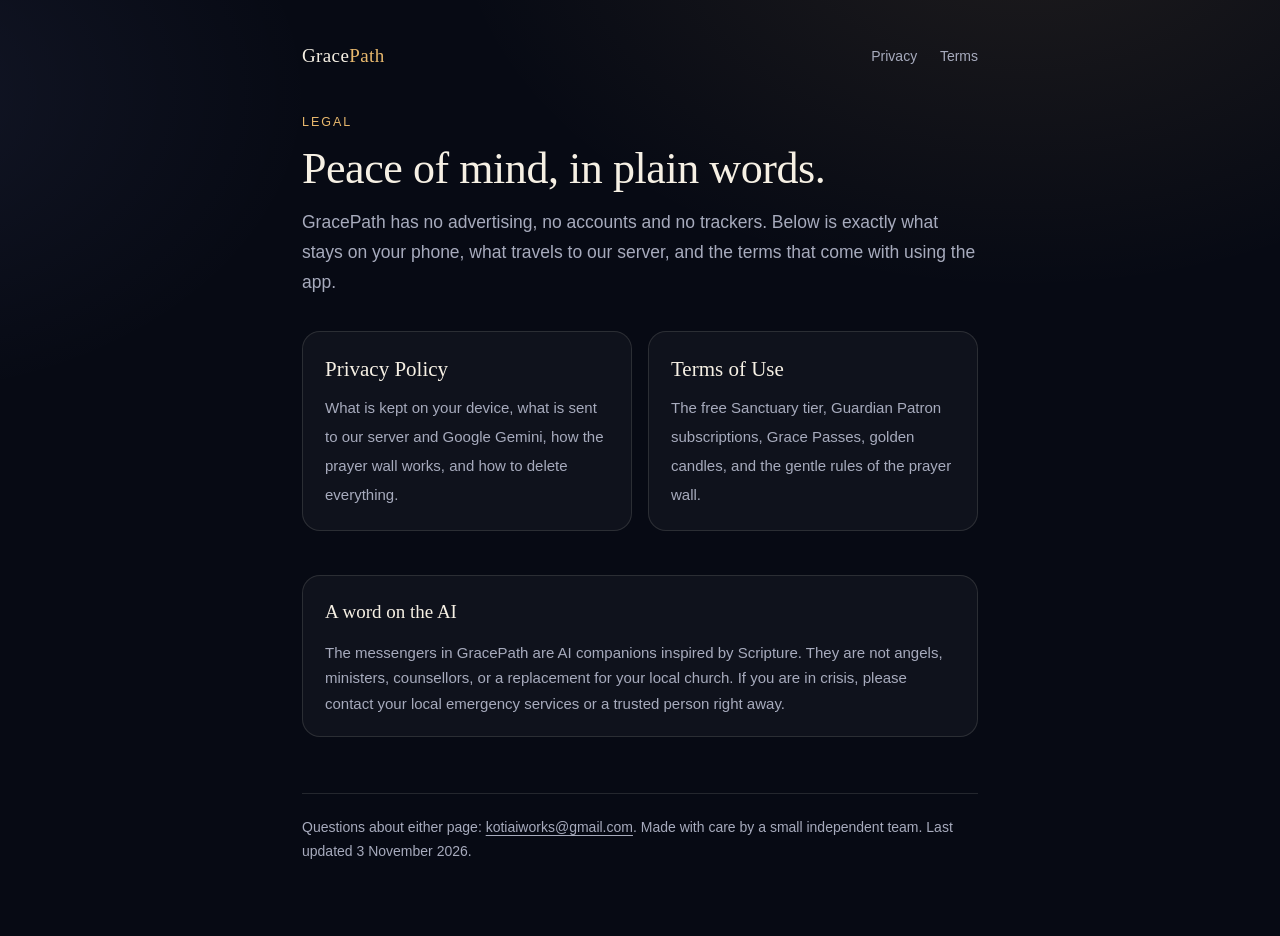
<file: index.html>
<!doctype html>
<html lang="en">
  <head>
    <meta charset="utf-8" />
    <meta name="viewport" content="width=device-width, initial-scale=1" />
    <title>GracePath — Privacy and Terms</title>
    <meta name="description" content="GracePath keeps the Bible, daily verses and the prayer wall free, with no advertising. Read how your data is handled and the terms of use." />
    <link rel="stylesheet" href="./style.css" />
  </head>
  <body>
    <div class="wrap">
      <header class="top">
        <a class="wordmark" href="./">Grace<span>Path</span></a>
        <nav aria-label="Legal">
          <a href="./privacy/">Privacy</a>
          <a href="./terms/">Terms</a>
        </nav>
      </header>

      <p class="eyebrow">Legal</p>
      <h1>Peace of mind, in plain words.</h1>
      <p class="lede">
        GracePath has no advertising, no accounts and no trackers. Below is exactly what stays on your
        phone, what travels to our server, and the terms that come with using the app.
      </p>

      <div class="grid">
        <a class="card" href="./privacy/">
          <strong>Privacy Policy</strong>
          <span>
            What is kept on your device, what is sent to our server and Google Gemini, how the prayer
            wall works, and how to delete everything.
          </span>
        </a>
        <a class="card" href="./terms/">
          <strong>Terms of Use</strong>
          <span>
            The free Sanctuary tier, Guardian Patron subscriptions, Grace Passes, golden candles, and
            the gentle rules of the prayer wall.
          </span>
        </a>
      </div>

      <div class="card" style="margin-top: 28px">
        <h2 style="font-size: 19px">A word on the AI</h2>
        <p class="quiet" style="margin-bottom: 0">
          The messengers in GracePath are AI companions inspired by Scripture. They are not angels,
          ministers, counsellors, or a replacement for your local church. If you are in crisis, please
          contact your local emergency services or a trusted person right away.
        </p>
      </div>

      <footer>
        Questions about either page: <a href="mailto:kotiaiworks@gmail.com">kotiaiworks@gmail.com</a
        >. Made with care by a small independent team. Last updated 3 November 2026.
      </footer>
    </div>
  </body>
</html>
</file>
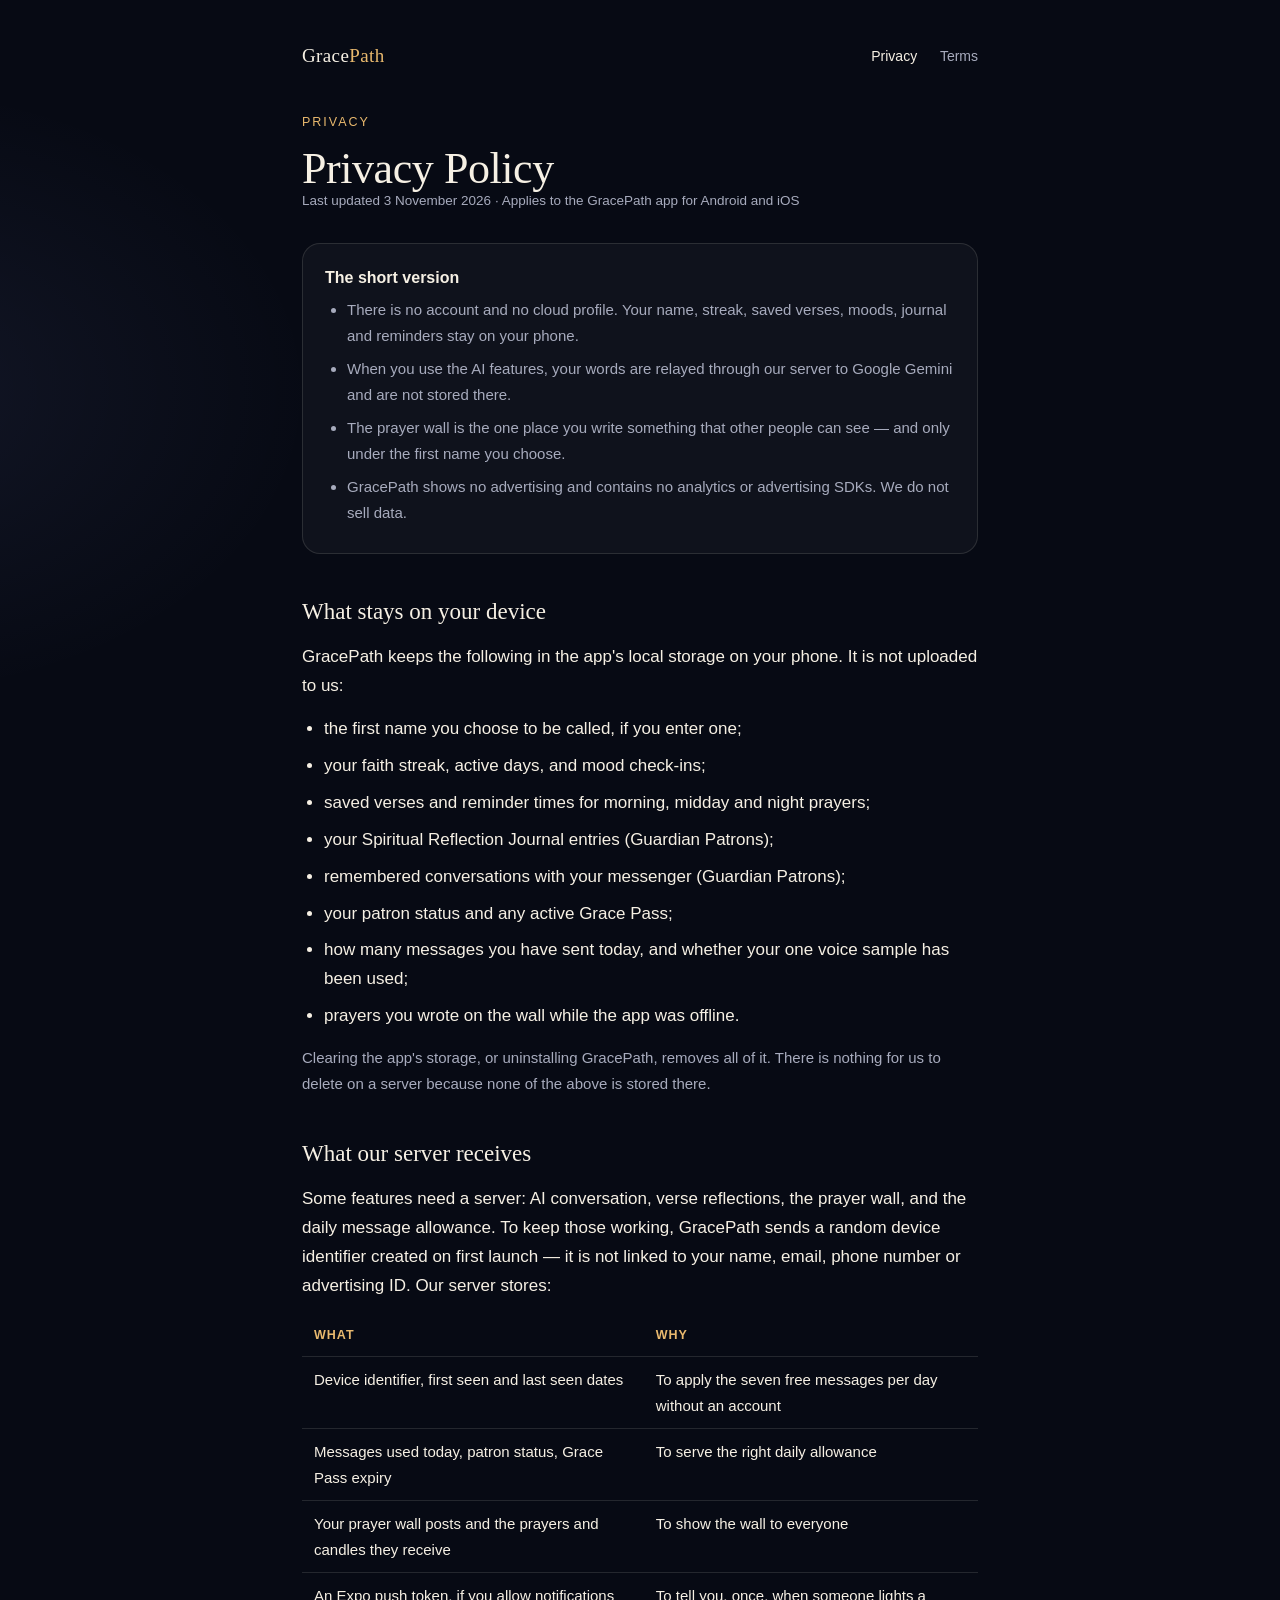
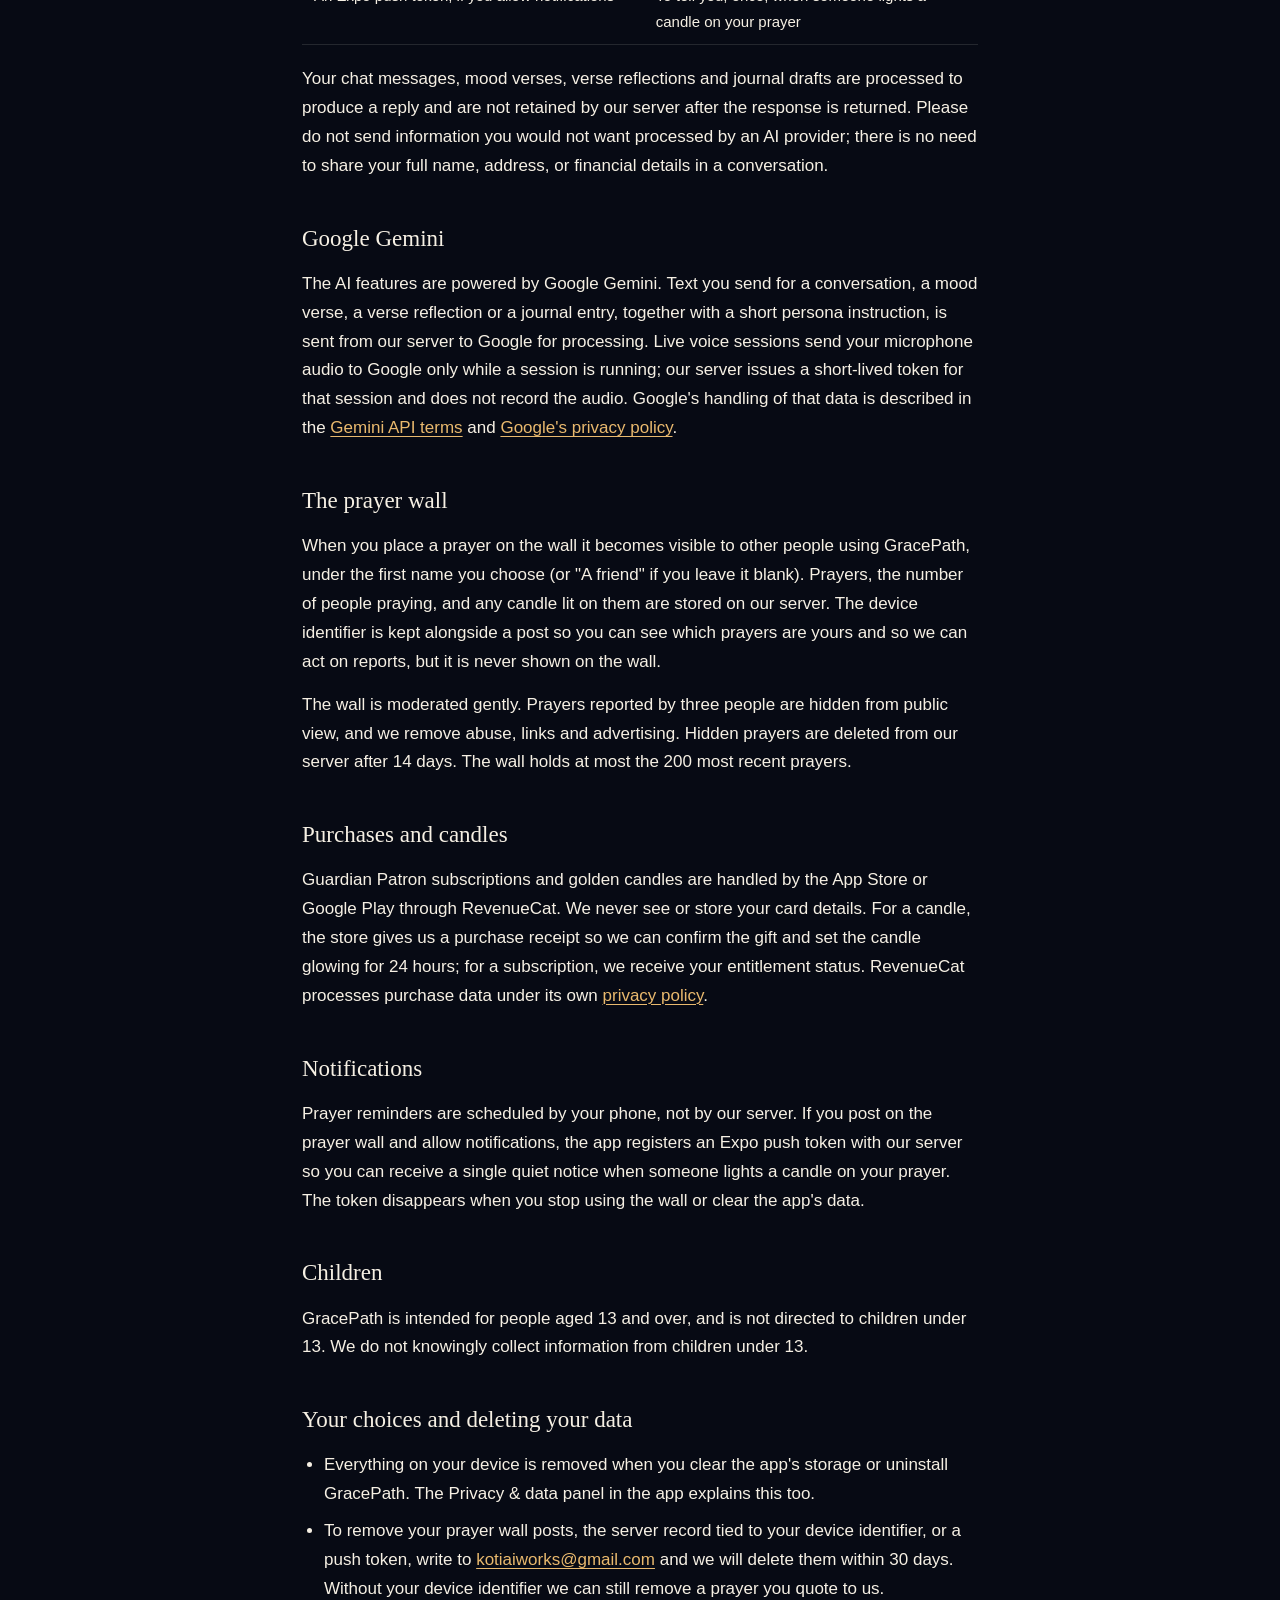
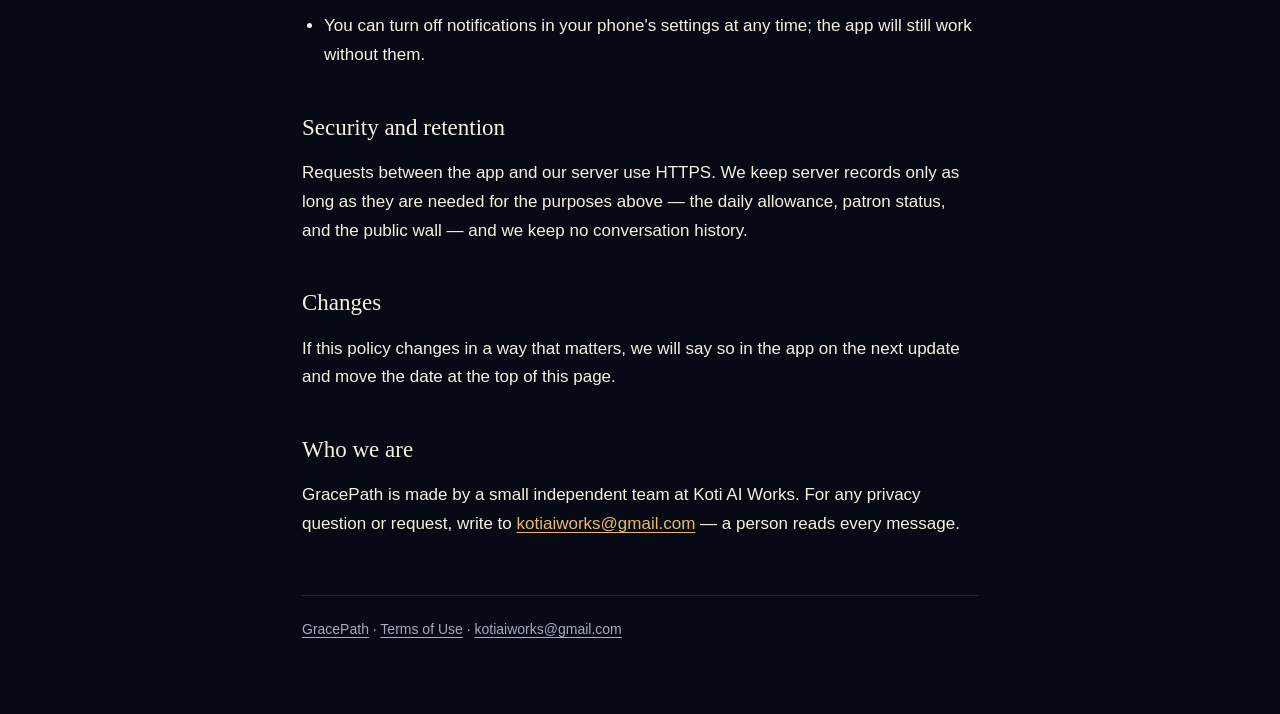
<file: privacy/index.html>
<!doctype html>
<html lang="en">
  <head>
    <meta charset="utf-8" />
    <meta name="viewport" content="width=device-width, initial-scale=1" />
    <title>Privacy Policy — GracePath</title>
    <meta name="description" content="How GracePath handles your data: device storage, the AI server, the prayer wall, purchases and notifications. No advertising, no accounts, no trackers." />
    <link rel="stylesheet" href="../style.css" />
  </head>
  <body>
    <div class="wrap">
      <header class="top">
        <a class="wordmark" href="../">Grace<span>Path</span></a>
        <nav aria-label="Legal">
          <a href="../privacy/" aria-current="page">Privacy</a>
          <a href="../terms/">Terms</a>
        </nav>
      </header>

      <p class="eyebrow">Privacy</p>
      <h1>Privacy Policy</h1>
      <p class="meta">Last updated 3 November 2026 · Applies to the GracePath app for Android and iOS</p>

      <div class="card">
        <h3>The short version</h3>
        <ul class="quiet" style="margin-bottom: 0">
          <li>There is no account and no cloud profile. Your name, streak, saved verses, moods, journal and reminders stay on your phone.</li>
          <li>When you use the AI features, your words are relayed through our server to Google Gemini and are not stored there.</li>
          <li>The prayer wall is the one place you write something that other people can see — and only under the first name you choose.</li>
          <li>GracePath shows no advertising and contains no analytics or advertising SDKs. We do not sell data.</li>
        </ul>
      </div>

      <h2>What stays on your device</h2>
      <p>
        GracePath keeps the following in the app's local storage on your phone. It is not uploaded to us:
      </p>
      <ul>
        <li>the first name you choose to be called, if you enter one;</li>
        <li>your faith streak, active days, and mood check-ins;</li>
        <li>saved verses and reminder times for morning, midday and night prayers;</li>
        <li>your Spiritual Reflection Journal entries (Guardian Patrons);</li>
        <li>remembered conversations with your messenger (Guardian Patrons);</li>
        <li>your patron status and any active Grace Pass;</li>
        <li>how many messages you have sent today, and whether your one voice sample has been used;</li>
        <li>prayers you wrote on the wall while the app was offline.</li>
      </ul>
      <p class="quiet">
        Clearing the app's storage, or uninstalling GracePath, removes all of it. There is nothing for
        us to delete on a server because none of the above is stored there.
      </p>

      <h2>What our server receives</h2>
      <p>
        Some features need a server: AI conversation, verse reflections, the prayer wall, and the daily
        message allowance. To keep those working, GracePath sends a random device identifier created on
        first launch — it is not linked to your name, email, phone number or advertising ID. Our server
        stores:
      </p>
      <table>
        <thead>
          <tr>
            <th>What</th>
            <th>Why</th>
          </tr>
        </thead>
        <tbody>
          <tr>
            <td>Device identifier, first seen and last seen dates</td>
            <td>To apply the seven free messages per day without an account</td>
          </tr>
          <tr>
            <td>Messages used today, patron status, Grace Pass expiry</td>
            <td>To serve the right daily allowance</td>
          </tr>
          <tr>
            <td>Your prayer wall posts and the prayers and candles they receive</td>
            <td>To show the wall to everyone</td>
          </tr>
          <tr>
            <td>An Expo push token, if you allow notifications</td>
            <td>To tell you, once, when someone lights a candle on your prayer</td>
          </tr>
        </tbody>
      </table>
      <p>
        Your chat messages, mood verses, verse reflections and journal drafts are processed to produce
        a reply and are not retained by our server after the response is returned. Please do not send
        information you would not want processed by an AI provider; there is no need to share your
        full name, address, or financial details in a conversation.
      </p>

      <h2>Google Gemini</h2>
      <p>
        The AI features are powered by Google Gemini. Text you send for a conversation, a mood verse, a
        verse reflection or a journal entry, together with a short persona instruction, is sent from our
        server to Google for processing. Live voice sessions send your microphone audio to Google only
        while a session is running; our server issues a short-lived token for that session and does not
        record the audio. Google's handling of that data is described in the
        <a href="https://ai.google.dev/gemini-api/terms" rel="noopener">Gemini API terms</a> and
        <a href="https://policies.google.com/privacy" rel="noopener">Google's privacy policy</a>.
      </p>

      <h2>The prayer wall</h2>
      <p>
        When you place a prayer on the wall it becomes visible to other people using GracePath, under
        the first name you choose (or "A friend" if you leave it blank). Prayers, the number of people
        praying, and any candle lit on them are stored on our server. The device identifier is kept
        alongside a post so you can see which prayers are yours and so we can act on reports, but it is
        never shown on the wall.
      </p>
      <p>
        The wall is moderated gently. Prayers reported by three people are hidden from public view, and
        we remove abuse, links and advertising. Hidden prayers are deleted from our server after 14
        days. The wall holds at most the 200 most recent prayers.
      </p>

      <h2>Purchases and candles</h2>
      <p>
        Guardian Patron subscriptions and golden candles are handled by the App Store or Google Play
        through RevenueCat. We never see or store your card details. For a candle, the store gives us a
        purchase receipt so we can confirm the gift and set the candle glowing for 24 hours; for a
        subscription, we receive your entitlement status. RevenueCat processes purchase data under its
        own <a href="https://www.revenuecat.com/privacy" rel="noopener">privacy policy</a>.
      </p>

      <h2>Notifications</h2>
      <p>
        Prayer reminders are scheduled by your phone, not by our server. If you post on the prayer wall
        and allow notifications, the app registers an Expo push token with our server so you can receive
        a single quiet notice when someone lights a candle on your prayer. The token disappears when you
        stop using the wall or clear the app's data.
      </p>

      <h2>Children</h2>
      <p>
        GracePath is intended for people aged 13 and over, and is not directed to children under 13. We
        do not knowingly collect information from children under 13.
      </p>

      <h2>Your choices and deleting your data</h2>
      <ul>
        <li>
          Everything on your device is removed when you clear the app's storage or uninstall GracePath.
          The Privacy &amp; data panel in the app explains this too.
        </li>
        <li>
          To remove your prayer wall posts, the server record tied to your device identifier, or a push
          token, write to <a href="mailto:kotiaiworks@gmail.com">kotiaiworks@gmail.com</a> and we
          will delete them within 30 days. Without your device identifier we can still remove a prayer
          you quote to us.
        </li>
        <li>
          You can turn off notifications in your phone's settings at any time; the app will still work
          without them.
        </li>
      </ul>

      <h2>Security and retention</h2>
      <p>
        Requests between the app and our server use HTTPS. We keep server records only as long as they
        are needed for the purposes above — the daily allowance, patron status, and the public wall —
        and we keep no conversation history.
      </p>

      <h2>Changes</h2>
      <p>
        If this policy changes in a way that matters, we will say so in the app on the next update and
        move the date at the top of this page.
      </p>

      <h2>Who we are</h2>
      <p>
        GracePath is made by a small independent team at Koti AI Works. For any privacy question or
        request, write to <a href="mailto:kotiaiworks@gmail.com">kotiaiworks@gmail.com</a> — a person
        reads every message.
      </p>

      <footer>
        <a href="../">GracePath</a> · <a href="../terms/">Terms of Use</a> ·
        <a href="mailto:kotiaiworks@gmail.com">kotiaiworks@gmail.com</a>
      </footer>
    </div>
  </body>
</html>
</file>
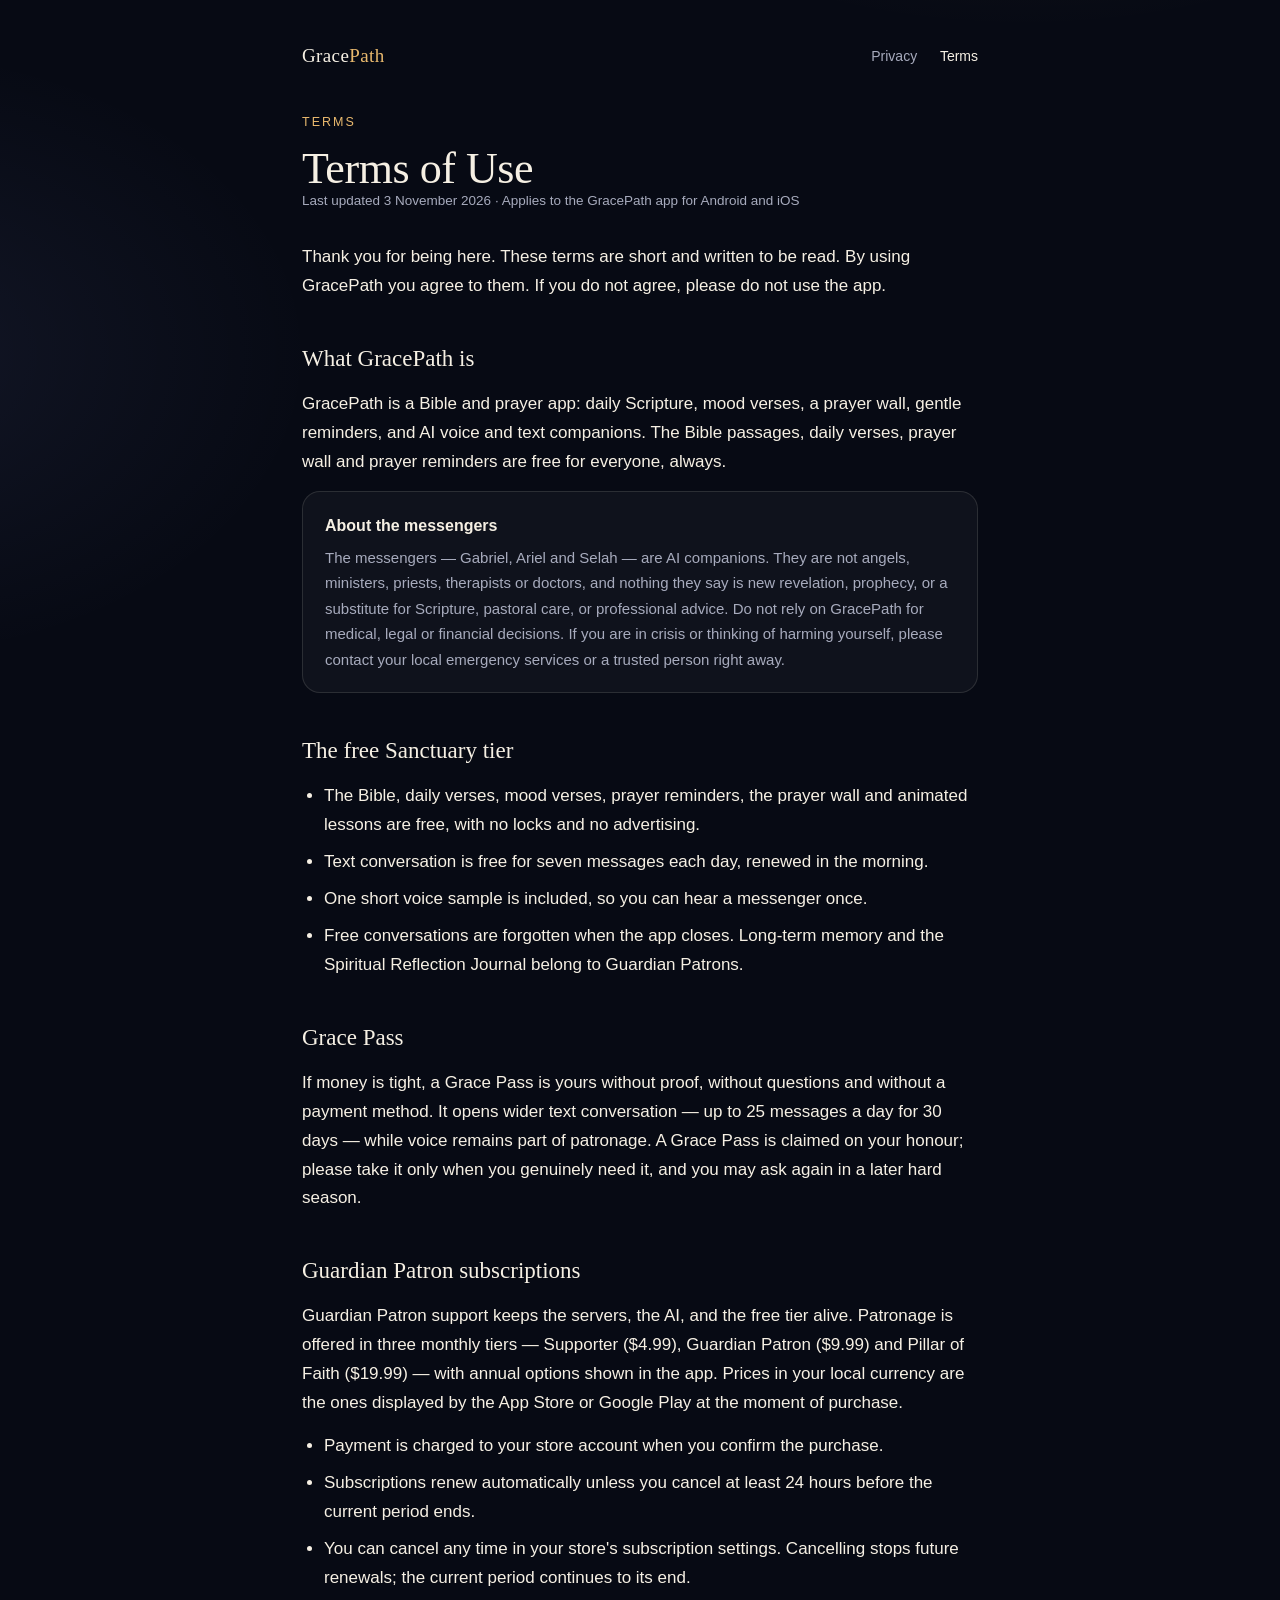
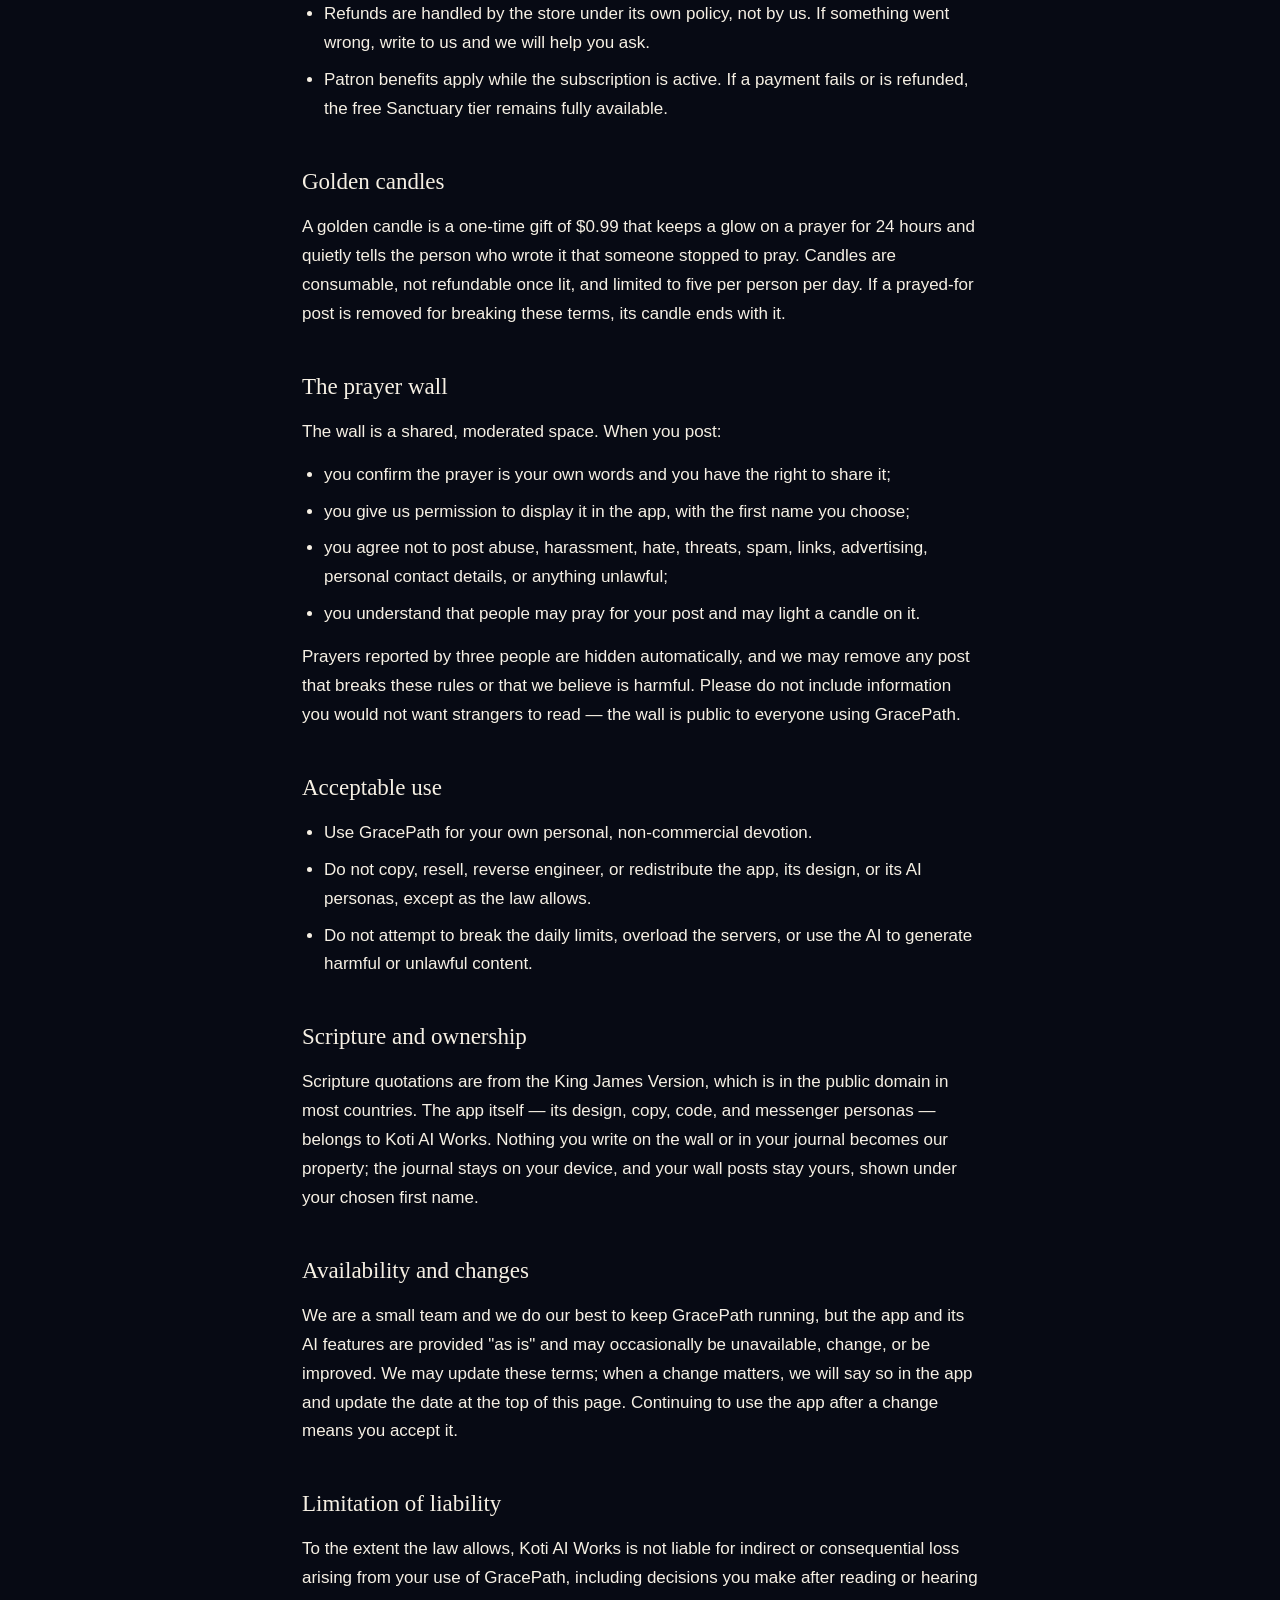
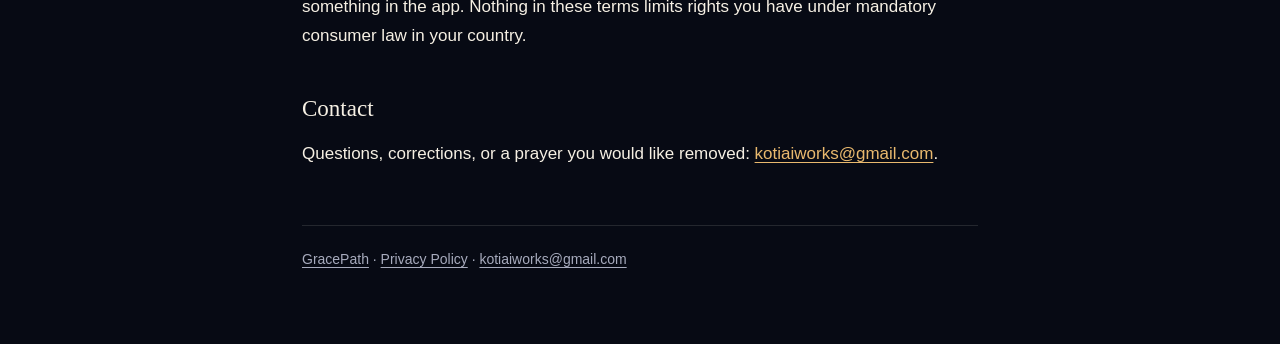
<file: terms/index.html>
<!doctype html>
<html lang="en">
  <head>
    <meta charset="utf-8" />
    <meta name="viewport" content="width=device-width, initial-scale=1" />
    <title>Terms of Use — GracePath</title>
    <meta name="description" content="The GracePath terms: the free Sanctuary tier, Guardian Patron subscriptions, Grace Passes, golden candles, and the rules of the prayer wall." />
    <link rel="stylesheet" href="../style.css" />
  </head>
  <body>
    <div class="wrap">
      <header class="top">
        <a class="wordmark" href="../">Grace<span>Path</span></a>
        <nav aria-label="Legal">
          <a href="../privacy/">Privacy</a>
          <a href="../terms/" aria-current="page">Terms</a>
        </nav>
      </header>

      <p class="eyebrow">Terms</p>
      <h1>Terms of Use</h1>
      <p class="meta">Last updated 3 November 2026 · Applies to the GracePath app for Android and iOS</p>

      <p>
        Thank you for being here. These terms are short and written to be read. By using GracePath you
        agree to them. If you do not agree, please do not use the app.
      </p>

      <h2>What GracePath is</h2>
      <p>
        GracePath is a Bible and prayer app: daily Scripture, mood verses, a prayer wall, gentle
        reminders, and AI voice and text companions. The Bible passages, daily verses, prayer wall and
        prayer reminders are free for everyone, always.
      </p>
      <div class="card">
        <h3>About the messengers</h3>
        <p class="quiet" style="margin-bottom: 0">
          The messengers — Gabriel, Ariel and Selah — are AI companions. They are not angels, ministers,
          priests, therapists or doctors, and nothing they say is new revelation, prophecy, or a
          substitute for Scripture, pastoral care, or professional advice. Do not rely on GracePath for
          medical, legal or financial decisions. If you are in crisis or thinking of harming yourself,
          please contact your local emergency services or a trusted person right away.
        </p>
      </div>

      <h2>The free Sanctuary tier</h2>
      <ul>
        <li>The Bible, daily verses, mood verses, prayer reminders, the prayer wall and animated lessons are free, with no locks and no advertising.</li>
        <li>Text conversation is free for seven messages each day, renewed in the morning.</li>
        <li>One short voice sample is included, so you can hear a messenger once.</li>
        <li>Free conversations are forgotten when the app closes. Long-term memory and the Spiritual Reflection Journal belong to Guardian Patrons.</li>
      </ul>

      <h2>Grace Pass</h2>
      <p>
        If money is tight, a Grace Pass is yours without proof, without questions and without a
        payment method. It opens wider text conversation — up to 25 messages a day for 30 days — while
        voice remains part of patronage. A Grace Pass is claimed on your honour; please take it only
        when you genuinely need it, and you may ask again in a later hard season.
      </p>

      <h2>Guardian Patron subscriptions</h2>
      <p>
        Guardian Patron support keeps the servers, the AI, and the free tier alive. Patronage is offered
        in three monthly tiers — Supporter ($4.99), Guardian Patron ($9.99) and Pillar of Faith
        ($19.99) — with annual options shown in the app. Prices in your local currency are the ones
        displayed by the App Store or Google Play at the moment of purchase.
      </p>
      <ul>
        <li>Payment is charged to your store account when you confirm the purchase.</li>
        <li>Subscriptions renew automatically unless you cancel at least 24 hours before the current period ends.</li>
        <li>You can cancel any time in your store's subscription settings. Cancelling stops future renewals; the current period continues to its end.</li>
        <li>Refunds are handled by the store under its own policy, not by us. If something went wrong, write to us and we will help you ask.</li>
        <li>Patron benefits apply while the subscription is active. If a payment fails or is refunded, the free Sanctuary tier remains fully available.</li>
      </ul>

      <h2>Golden candles</h2>
      <p>
        A golden candle is a one-time gift of $0.99 that keeps a glow on a prayer for 24 hours and
        quietly tells the person who wrote it that someone stopped to pray. Candles are consumable, not
        refundable once lit, and limited to five per person per day. If a prayed-for post is removed for
        breaking these terms, its candle ends with it.
      </p>

      <h2>The prayer wall</h2>
      <p>
        The wall is a shared, moderated space. When you post:
      </p>
      <ul>
        <li>you confirm the prayer is your own words and you have the right to share it;</li>
        <li>you give us permission to display it in the app, with the first name you choose;</li>
        <li>you agree not to post abuse, harassment, hate, threats, spam, links, advertising, personal contact details, or anything unlawful;</li>
        <li>you understand that people may pray for your post and may light a candle on it.</li>
      </ul>
      <p>
        Prayers reported by three people are hidden automatically, and we may remove any post that
        breaks these rules or that we believe is harmful. Please do not include information you would
        not want strangers to read — the wall is public to everyone using GracePath.
      </p>

      <h2>Acceptable use</h2>
      <ul>
        <li>Use GracePath for your own personal, non-commercial devotion.</li>
        <li>Do not copy, resell, reverse engineer, or redistribute the app, its design, or its AI personas, except as the law allows.</li>
        <li>Do not attempt to break the daily limits, overload the servers, or use the AI to generate harmful or unlawful content.</li>
      </ul>

      <h2>Scripture and ownership</h2>
      <p>
        Scripture quotations are from the King James Version, which is in the public domain in most
        countries. The app itself — its design, copy, code, and messenger personas — belongs to Koti AI
        Works. Nothing you write on the wall or in your journal becomes our property; the journal stays
        on your device, and your wall posts stay yours, shown under your chosen first name.
      </p>

      <h2>Availability and changes</h2>
      <p>
        We are a small team and we do our best to keep GracePath running, but the app and its AI
        features are provided "as is" and may occasionally be unavailable, change, or be improved.
        We may update these terms; when a change matters, we will say so in the app and update the date
        at the top of this page. Continuing to use the app after a change means you accept it.
      </p>

      <h2>Limitation of liability</h2>
      <p>
        To the extent the law allows, Koti AI Works is not liable for indirect or consequential loss
        arising from your use of GracePath, including decisions you make after reading or hearing
        something in the app. Nothing in these terms limits rights you have under mandatory consumer
        law in your country.
      </p>

      <h2>Contact</h2>
      <p>
        Questions, corrections, or a prayer you would like removed:
        <a href="mailto:kotiaiworks@gmail.com">kotiaiworks@gmail.com</a>.
      </p>

      <footer>
        <a href="../">GracePath</a> · <a href="../privacy/">Privacy Policy</a> ·
        <a href="mailto:kotiaiworks@gmail.com">kotiaiworks@gmail.com</a>
      </footer>
    </div>
  </body>
</html>
</file>
<file: style.css>
:root {
  --ink: #070a14;
  --night: #0b1020;
  --cream: #f6f0e4;
  --muted: #a7abbd;
  --gold: #e9b96e;
  --line: rgba(246, 240, 228, 0.12);
  --card: rgba(255, 255, 255, 0.035);
}

* {
  box-sizing: border-box;
}

html {
  -webkit-text-size-adjust: 100%;
}

body {
  margin: 0;
  background:
    radial-gradient(60rem 40rem at 80% -10%, rgba(233, 185, 110, 0.10), transparent 60%),
    radial-gradient(50rem 35rem at -10% 10%, rgba(154, 166, 255, 0.08), transparent 55%),
    var(--ink);
  color: var(--cream);
  font-family: -apple-system, BlinkMacSystemFont, 'Segoe UI', Roboto, Helvetica, Arial, sans-serif;
  font-size: 17px;
  line-height: 1.7;
}

.wrap {
  max-width: 720px;
  margin: 0 auto;
  padding: 40px 22px 72px;
}

.top {
  display: flex;
  align-items: center;
  justify-content: space-between;
  gap: 16px;
  margin-bottom: 40px;
}

.wordmark {
  font-family: Georgia, 'Times New Roman', serif;
  font-size: 19px;
  letter-spacing: 0.02em;
  color: var(--cream);
  text-decoration: none;
}

.wordmark span {
  color: var(--gold);
}

.top nav a {
  color: var(--muted);
  font-size: 14px;
  text-decoration: none;
  margin-left: 18px;
}

.top nav a:hover,
.top nav a[aria-current='page'] {
  color: var(--cream);
}

.eyebrow {
  margin: 0 0 10px;
  color: var(--gold);
  font-size: 12.5px;
  letter-spacing: 0.16em;
  text-transform: uppercase;
}

h1 {
  font-family: Georgia, 'Times New Roman', serif;
  font-weight: 400;
  font-size: clamp(30px, 5vw, 44px);
  line-height: 1.15;
  margin: 0 0 14px;
  letter-spacing: -0.01em;
}

.lede {
  color: var(--muted);
  font-size: 17.5px;
  margin: 0 0 34px;
}

h2 {
  font-family: Georgia, 'Times New Roman', serif;
  font-weight: 400;
  font-size: 23px;
  margin: 38px 0 12px;
}

h3 {
  font-size: 16px;
  margin: 24px 0 6px;
  color: var(--cream);
}

p,
ul,
ol {
  margin: 0 0 14px;
}

ul,
ol {
  padding-left: 22px;
}

li {
  margin-bottom: 8px;
}

a {
  color: var(--gold);
  text-decoration-thickness: 1px;
  text-underline-offset: 3px;
}

a:hover {
  color: #f3cf94;
}

.card {
  background: var(--card);
  border: 1px solid var(--line);
  border-radius: 18px;
  padding: 20px 22px;
  margin: 0 0 16px;
}

.card h2,
.card h3 {
  margin-top: 0;
}

.quiet {
  color: var(--muted);
  font-size: 15px;
}

.grid {
  display: grid;
  gap: 16px;
  margin-top: 34px;
}

@media (min-width: 640px) {
  .grid {
    grid-template-columns: 1fr 1fr;
  }
}

.grid a.card {
  display: block;
  color: var(--cream);
  text-decoration: none;
  transition: border-color 140ms ease, transform 140ms ease;
}

.grid a.card:hover {
  border-color: rgba(233, 185, 110, 0.55);
  transform: translateY(-1px);
}

.grid a.card strong {
  display: block;
  font-family: Georgia, 'Times New Roman', serif;
  font-weight: 400;
  font-size: 21px;
  margin-bottom: 6px;
}

.grid a.card span {
  color: var(--muted);
  font-size: 15px;
  line-height: 1.55;
}

table {
  width: 100%;
  border-collapse: collapse;
  margin: 8px 0 20px;
  font-size: 15px;
}

th,
td {
  text-align: left;
  vertical-align: top;
  padding: 10px 12px;
  border-bottom: 1px solid var(--line);
}

th {
  color: var(--gold);
  font-weight: 600;
  font-size: 12.5px;
  letter-spacing: 0.08em;
  text-transform: uppercase;
}

footer {
  margin-top: 56px;
  padding-top: 22px;
  border-top: 1px solid var(--line);
  color: var(--muted);
  font-size: 14px;
}

footer a {
  color: var(--muted);
}

.meta {
  color: var(--muted);
  font-size: 13.5px;
  margin-top: -18px;
  margin-bottom: 30px;
}
</file>
